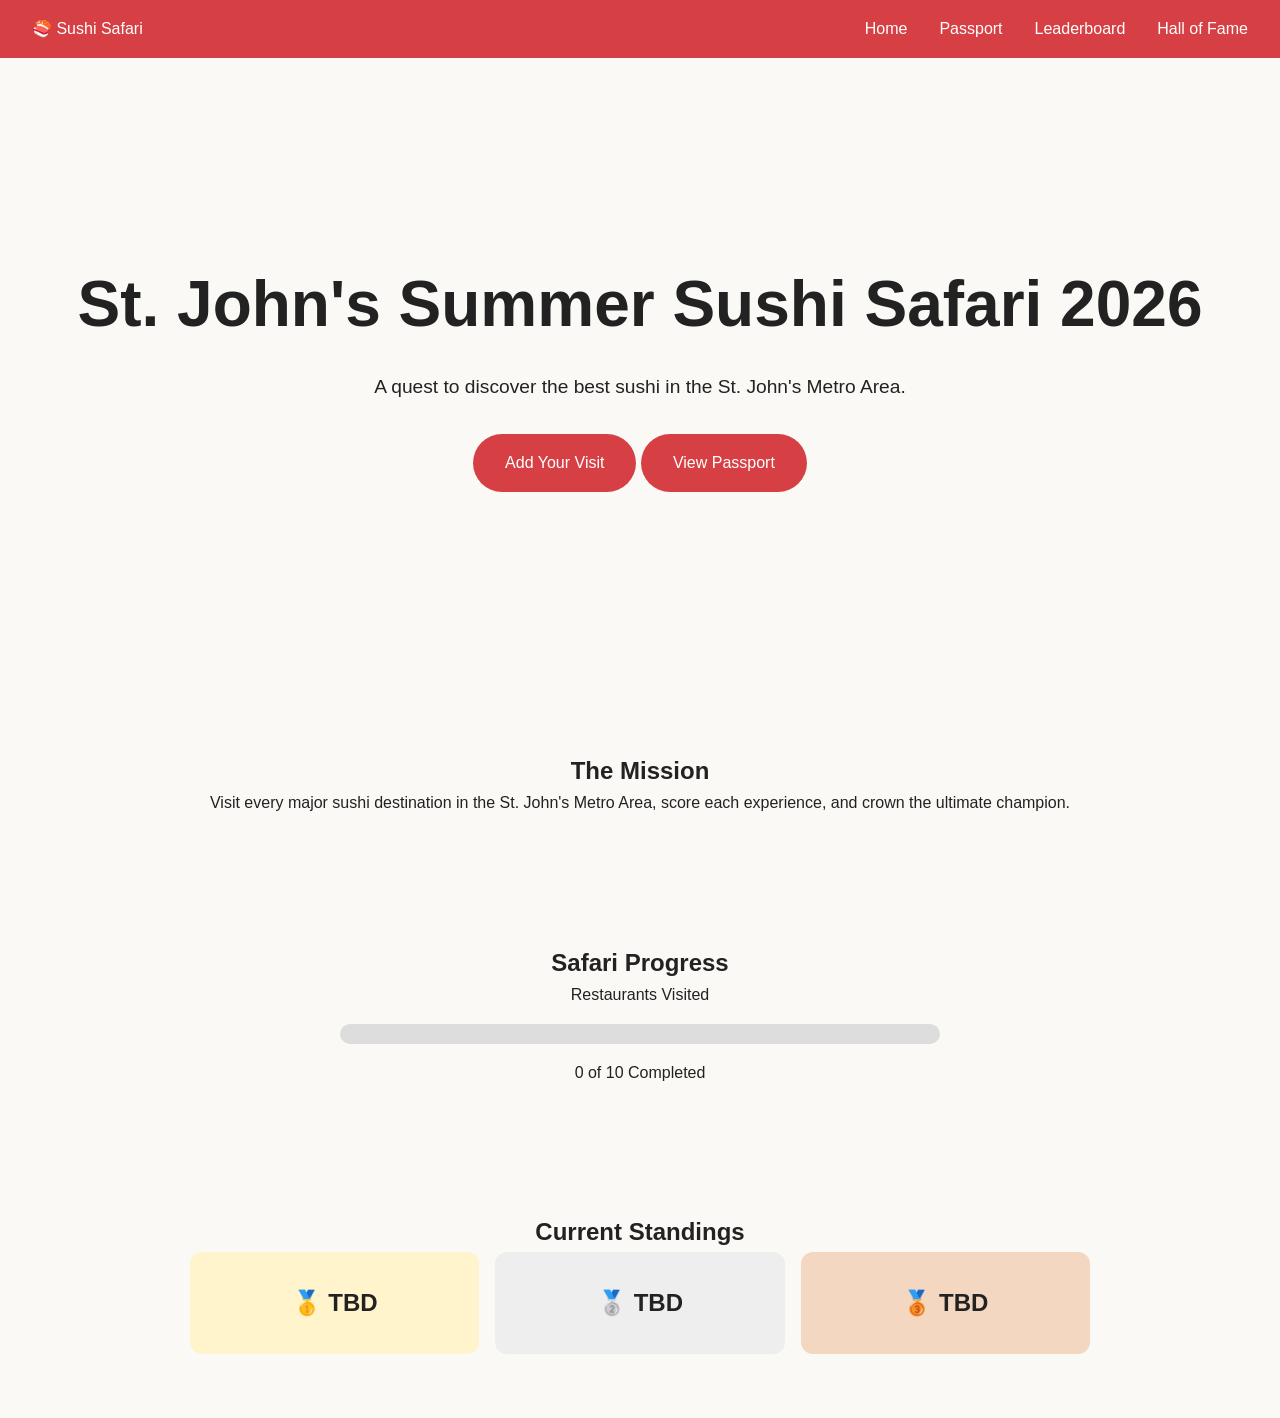
<file: index.html>
<!DOCTYPE html>
<html lang="en">

<head>
    <meta charset="UTF-8">
    <meta name="viewport" content="width=device-width, initial-scale=1.0">
    <title>Summer Sushi Safari 2026</title>
    <link rel="stylesheet" href="css/home.css">
</head>

<body>

    <header>
        <nav>
            <div class="logo">🍣 Sushi Safari</div>

            <ul>
                <li><a href="index.html">Home</a></li>
                <li><a href="passport-v2.html">Passport</a></li>
                <li><a href="#">Leaderboard</a></li>
                <li><a href="#">Hall of Fame</a></li>
            </ul>
        </nav>
    </header>

    <main>

        <section class="hero">

            <div class="hero-content">
                <h1>St. John's Summer Sushi Safari 2026</h1>

                <p class="tagline">
                    A quest to discover the best sushi in the
                    St. John's Metro Area.
                </p>
                <a href="log-entry.html" class="btn">
                    Add Your Visit
                </a>
                <a href="passport-v2.html" class="btn">
                    View Passport
                </a>
            </div>

        </section>

        <section class="mission">

            <h2>The Mission</h2>

            <p>
                Visit every major sushi destination in the St. John's Metro Area,
                score each experience, and crown the ultimate champion.
            </p>

        </section>

        <section class="stats">

            <h2>Safari Progress</h2>

            <div class="progress-card">

                <span>Restaurants Visited</span>

                <div class="progress-bar">
                    <div class="progress-fill"></div>
                </div>

                <p>0 of 10 Completed</p>

            </div>

        </section>

        <section class="leaderboard-preview">

            <h2>Current Standings</h2>

            <div class="leaderboard-grid">

                <div class="leader-card gold">
                    🥇 TBD
                </div>

                <div class="leader-card silver">
                    🥈 TBD
                </div>

                <div class="leader-card bronze">
                    🥉 TBD
                </div>

            </div>

        </section>

    </main>

</body>

</html>
</file>
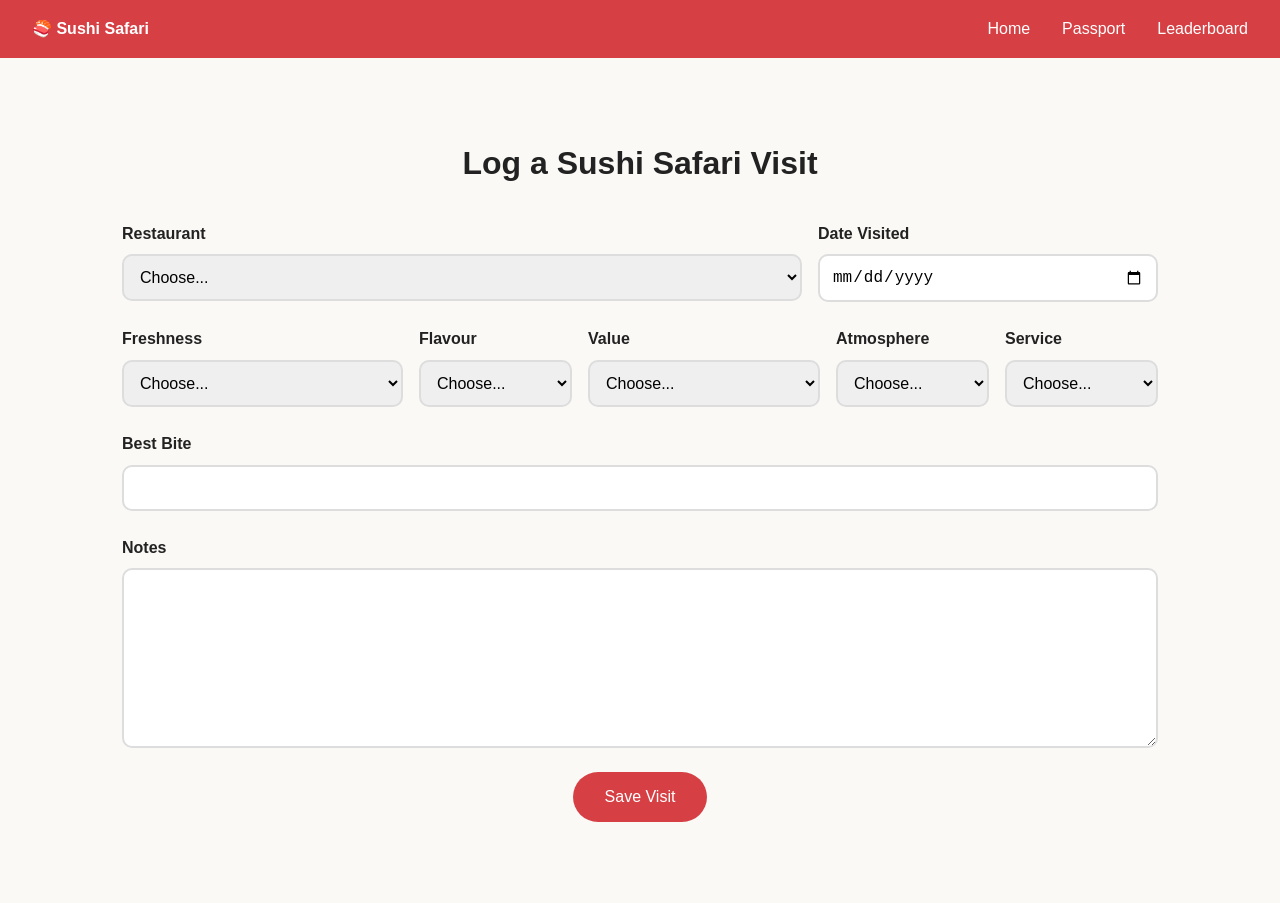
<file: log-entry.html>
<!DOCTYPE html>

<html lang="en">
<head>
    <meta charset="UTF-8">
    <meta name="viewport" content="width=device-width, initial-scale=1.0">
    <title>Log a Sushi Visit</title>
    <link rel="stylesheet" href="css/styles.css">
</head>
<body class="log-entry">

<header>
    <nav>
        <div class="logo">🍣 Sushi Safari</div>


    <ul>
        <li><a href="index.html">Home</a></li>
        <li><a href="passport.html">Passport</a></li>
        <li><a href="leaderboard.html">Leaderboard</a></li>
    </ul>
</nav>


</header>

<main class="form-container">


<h1>Log a Sushi Safari Visit</h1>

<form id="visitForm" class="safari-form">

    <div class="form-row two-column">

        <div class="form-group">
            <label for="restaurant">Restaurant</label>
            <select id="restaurant" required>
            <option value="">Choose...</option>
            <option>Sushi Island</option>
            <option>Sun Sushi</option>
            <option>O Sushi</option>
            <option>Kuma Bento</option>
            <option>The Rock Steakhouse</option>
            <option>Sushi & Noodle Nami Express (Churchill Square)</option>
            <option>Moxies</option>
            <option>Grotto</option>
            <option>Green Mango</option>
            <option>Asian Cafe</option>
            <option>Basho</option>
            <option>Sushi Maki</option>
            <option>Ocean Sushi</option>

            </select>
        </div>

        <div class="form-group">
            <label for="visitDate">Date Visited</label>
            <input type="date" id="visitDate" required>
        </div>

    </div>

    <div class="form-row score-grid">

    <div class="form-group">
        <label for="freshness">Freshness</label>
        <select id="freshness" required>
            <option value="">Choose...</option>
            <option value="1">1 - 🍣</option>
            <option value="2">2 - 🍣🍣</option>
            <option value="3">3 - 🍣🍣🍣</option>
            <option value="4">4 - 🍣🍣🍣🍣</option>
            <option value="5">5 - 🍣🍣🍣🍣🍣</option>
            <option value="6">6 - 🍣🍣🍣🍣🍣🍣</option>
            <option value="7">7 - 🍣🍣🍣🍣🍣🍣🍣</option>
            <option value="8">8 - 🍣🍣🍣🍣🍣🍣🍣🍣</option>
            <option value="9">9 - 🍣🍣🍣🍣🍣🍣🍣🍣🍣</option>
            <option value="10">10 - 🍣🍣🍣🍣🍣🍣🍣🍣🍣🍣</option>
        </select>
  
    </div>

        <div class="form-group">
            <label for="flavor">Flavour</label>
            <select id="flavor" required>
                <option value="">Choose...</option>
                <option value="1">1 - 😖</option>
                <option value="2">2 - 😕</option>
                <option value="3">3 - 😐</option>
                <option value="4">4 - 🙂</option>
                <option value="5">5 - 😋</option>
                <option value="6">6 - 🤤</option>
                <option value="7">7 - 🤩</option>
                <option value="8">8 - 🥳</option>
                <option value="9">9 - 🤯</option>
                <option value="10">10 - 👑</option>
            </select>
            
        </div>

        <div class="form-group">
            <label for="value">Value</label>
            <select id="value" required>
                <option value="">Choose...</option>
                <option value="1">1 - 💸</option>
                <option value="2">2 - 🪙</option>
                <option value="3">3 - 🪙🪙</option>
                <option value="4">4 - 🪙🪙🪙</option>
                <option value="5">5 - 🪙🪙🪙🪙</option>
                <option value="6">6 - 🪙🪙🪙🪙🪙</option>
                <option value="7">7 - 🪙🪙🪙🪙🪙🪙</option>
                <option value="8">8 - 🪙🪙🪙🪙🪙🪙🪙</option>
                <option value="9">9 - 🪙🪙🪙🪙🪙🪙🪙🪙</option>
                <option value="10">10 - 🤑</option>
            </select>
            
        </div>

        <div class="form-group">
            <label for="atmosphere">Atmosphere</label>
            <select id="atmosphere" required>
                <option value="">Choose...</option>
                <option value="1">1 - 🥶</option>
                <option value="2">2 - ❄️</option>
                <option value="3">3 - 🧊</option>
                <option value="4">4 - 🌬️</option>
                <option value="5">5 - 🍣</option>
                <option value="6">6 - 🌊</option>
                <option value="7">7 - 🐟</option>
                <option value="8">8 - 🦐</option>
                <option value="9">9 - 🦑</option>
                <option value="10">10 - 🐠</option>
            </select>
            
        </div>

        <div class="form-group">
            <label for="service">Service</label>
            <select id="service" required>
                <option value="">Choose...</option>
                <option value="1">1 - 😖</option>
                <option value="2">2 - 😕</option>
                <option value="3">3 - 😐</option>
                <option value="4">4 - 🙂</option>
                <option value="5">5 - 😋</option>
                <option value="6">6 - 🤤</option>
                <option value="7">7 - 🤩</option>
                <option value="8">8 - 🥳</option>
                <option value="9">9 - 🤯</option>
                <option value="10">10 - 👑</option>
            </select>
            
        </div>
        </div>

    </div>

    <div class="form-row">
        <div class="form-group full-width">
            <label for="bestBite">Best Bite</label>
            <input type="text" id="bestBite">
        </div>
    </div>

    <div class="form-row">
        <div class="form-group full-width">
            <label for="notes">Notes</label>
            <textarea id="notes"></textarea>
        </div>
    </div>

    <button type="submit" class="save-btn">
        Save Visit
    </button>

</form>


</main>

<script src="js/safari.js"></script>

</body>
</html>
</file>
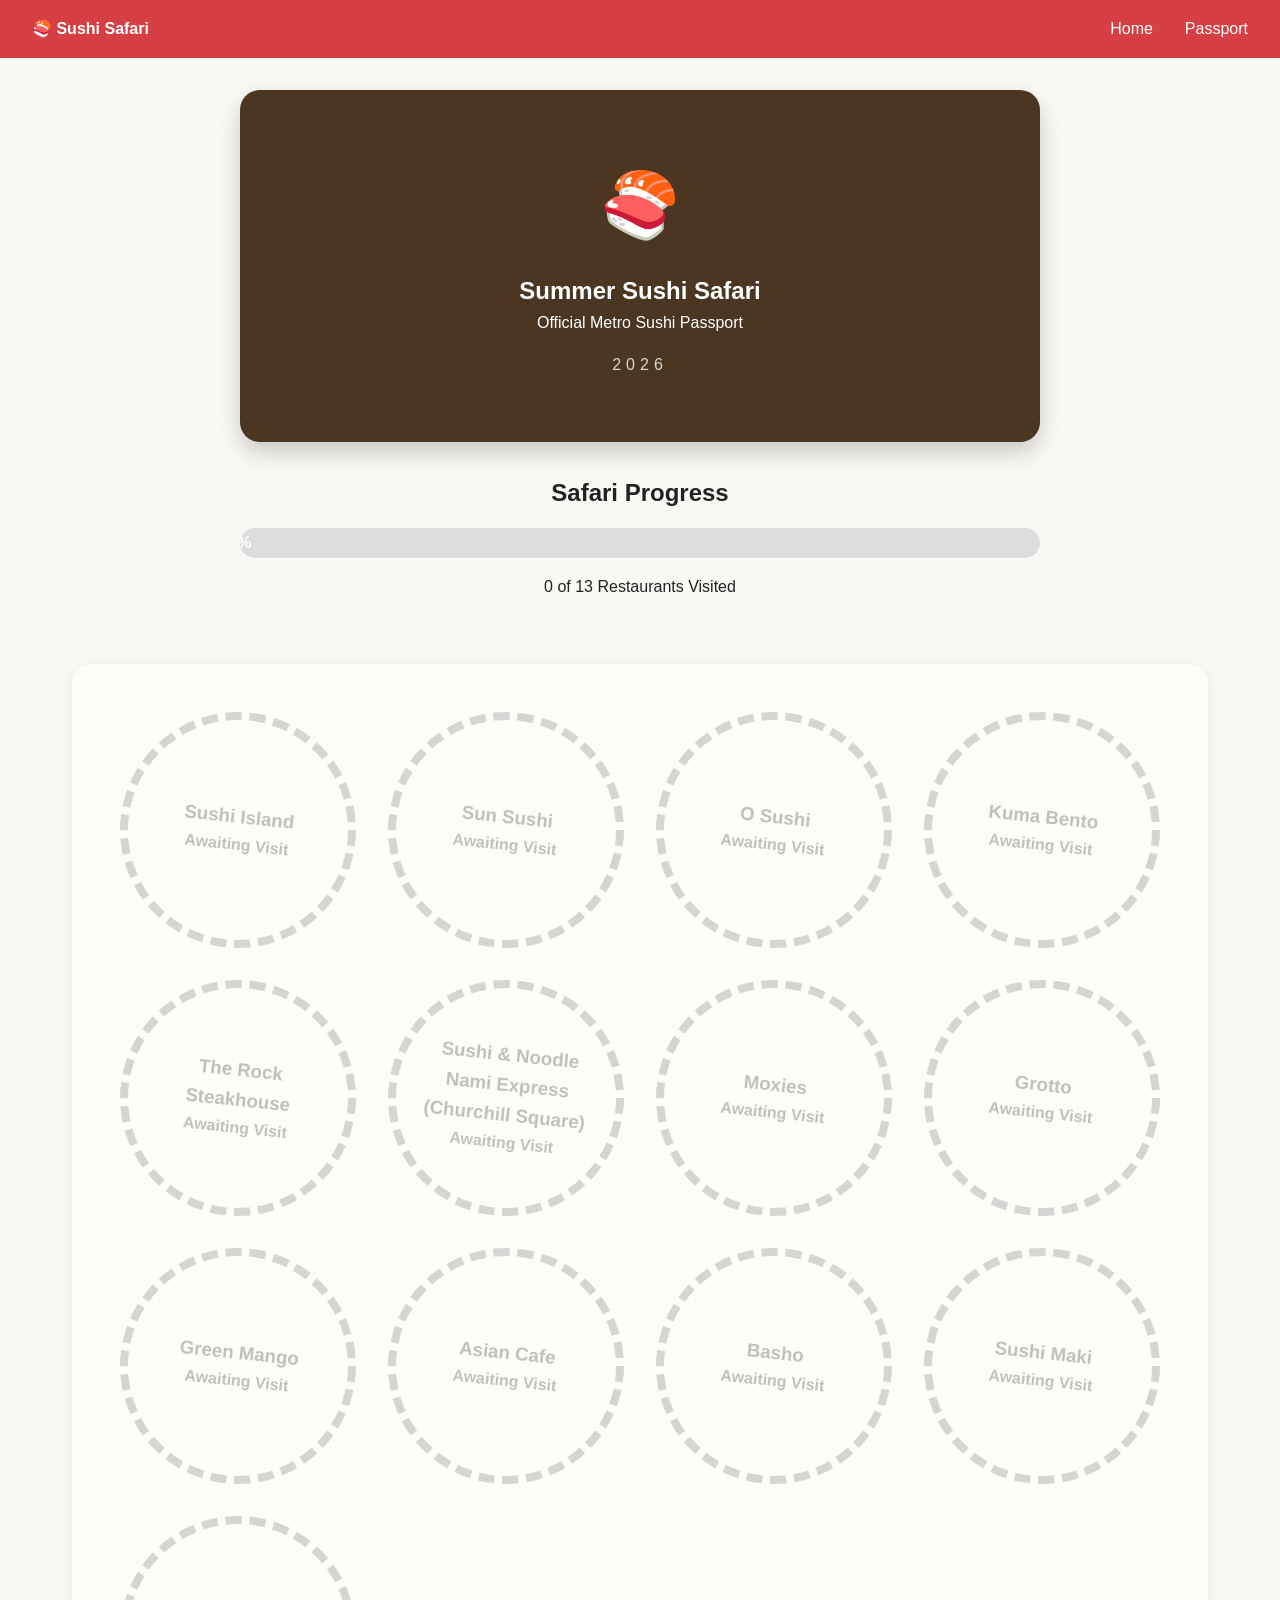
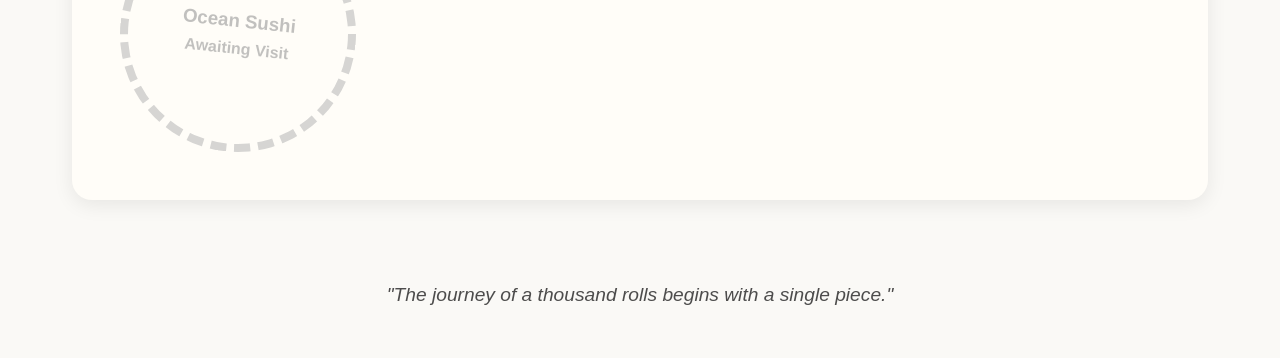
<file: passport-v2.html>
<!DOCTYPE html>
<html lang="en">

<head>
    <meta charset="UTF-8">
    <meta name="viewport" content="width=device-width, initial-scale=1.0">
    <title>Sushi Safari Passport</title>
    <link rel="stylesheet" href="css/styles.css">
</head>

<body>

<header>
    <nav>
        <div class="logo">🍣 Sushi Safari</div>

        <ul>
            <li><a href="index.html">Home</a></li>
            <li><a href="passport.html">Passport</a></li>
        </ul>
    </nav>
</header>

<main>

    <!-- COVER -->
    <section class="passport-cover">

        <div class="passport-emblem">🍣</div>

        <h1>Summer Sushi Safari</h1>

        <p>Official Metro Sushi Passport</p>

        <span class="passport-year">2026</span>

    </section>

    <!-- PROGRESS -->
    <section class="passport-progress">

        <h2>Safari Progress</h2>

        <div class="passport-progress-bar">
            <div class="passport-progress-fill">7.14%</div>
        </div>

        <p>1 of 14 Restaurants Visited</p>

    </section>

    <!-- STAMPS -->
    <section class="passport-book">

    <section class="passport-page" id="passportGrid">
    </section>
    </section>

    <!-- MOTTO -->
    <section class="passport-motto">

        <blockquote>
            "The journey of a thousand rolls begins with a single piece."
        </blockquote>

    </section>

</main>
<script src="js/safari.js"></script>
</body>

</html>
</file>
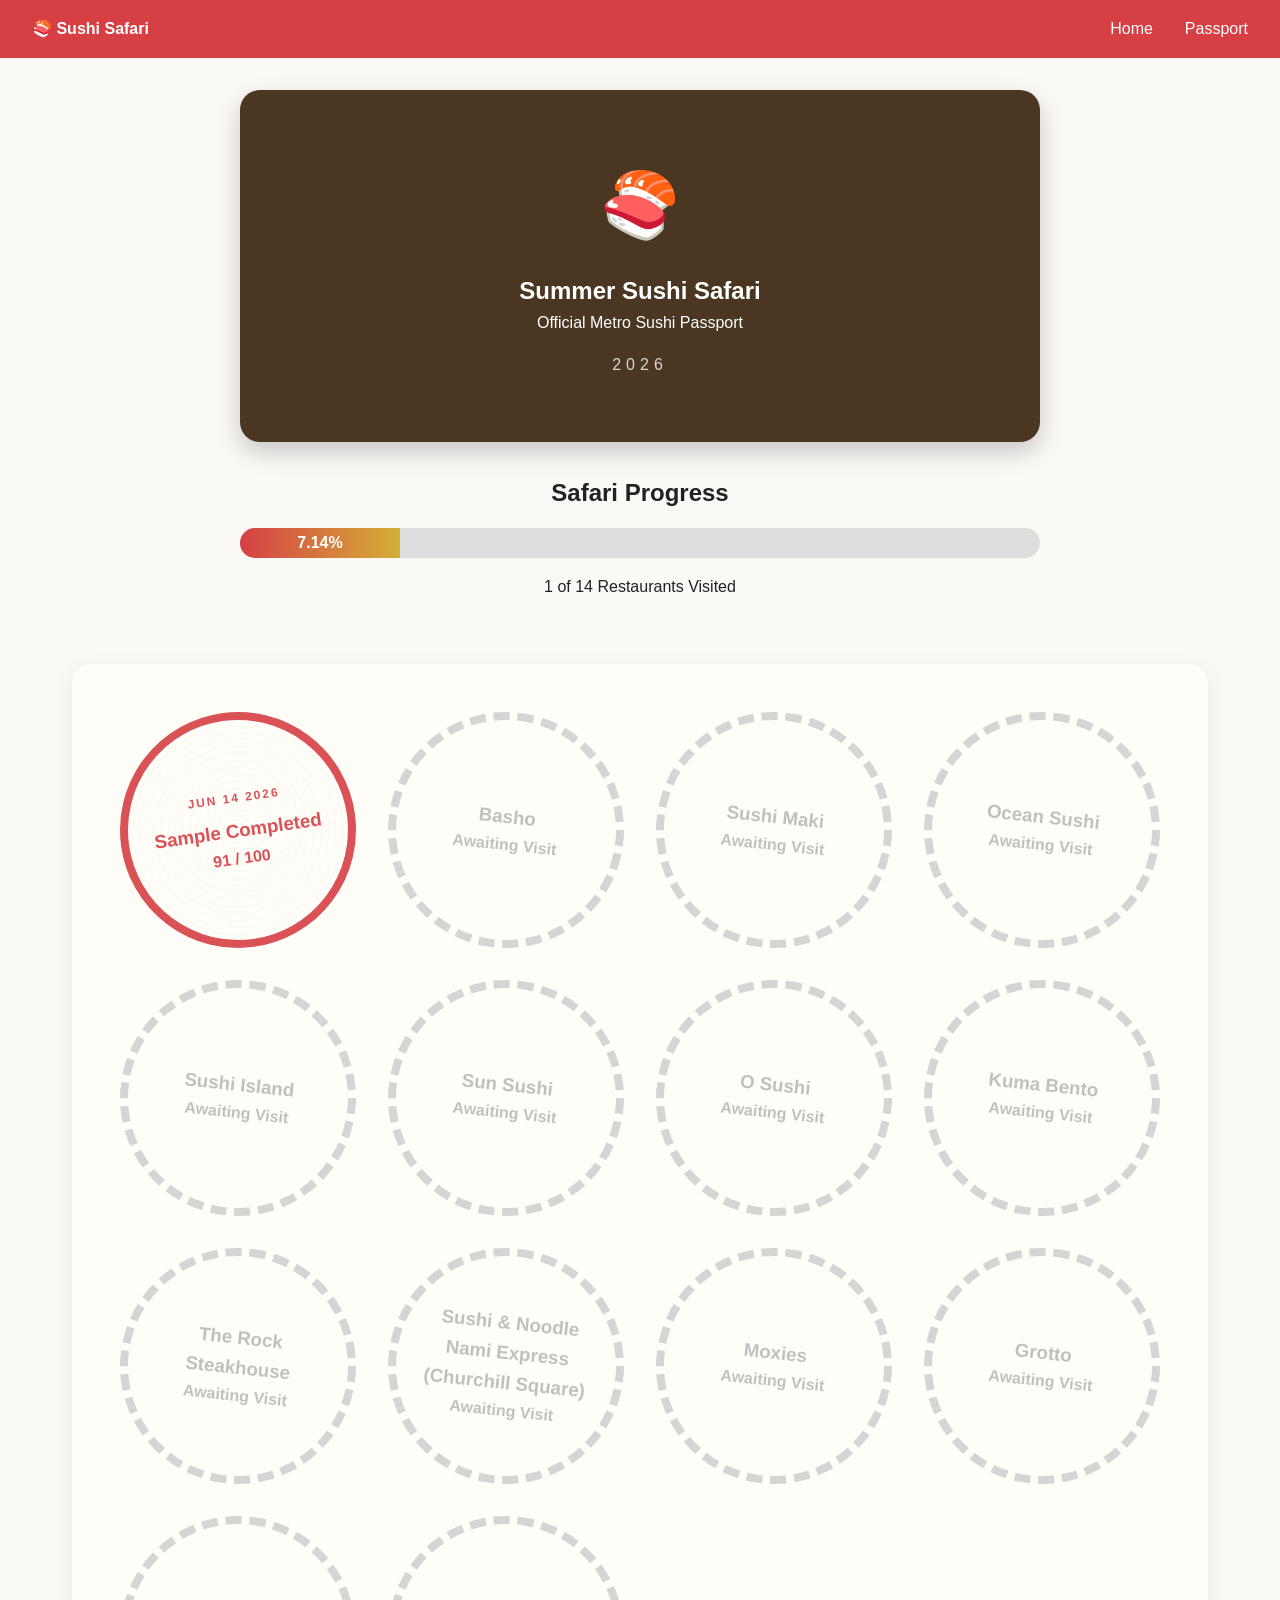
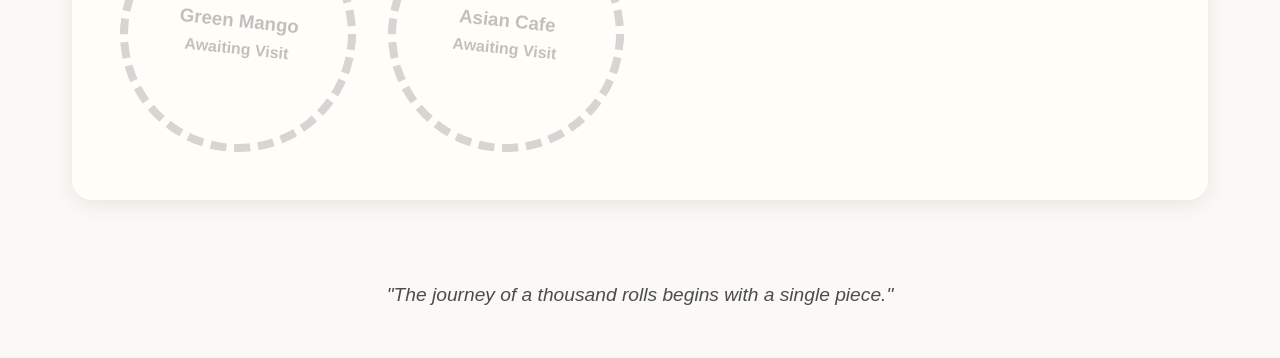
<file: passport.html>
<!DOCTYPE html>
<html lang="en">

<head>
    <meta charset="UTF-8">
    <meta name="viewport" content="width=device-width, initial-scale=1.0">
    <title>Sushi Safari Passport</title>
    <link rel="stylesheet" href="css/styles.css">
</head>

<body>

<header>
    <nav>
        <div class="logo">🍣 Sushi Safari</div>

        <ul>
            <li><a href="index.html">Home</a></li>
            <li><a href="passport.html">Passport</a></li>
        </ul>
    </nav>
</header>

<main>

    <!-- COVER -->
    <section class="passport-cover">

        <div class="passport-emblem">🍣</div>

        <h1>Summer Sushi Safari</h1>

        <p>Official Metro Sushi Passport</p>

        <span class="passport-year">2026</span>

    </section>

    <!-- PROGRESS -->
    <section class="passport-progress">

        <h2>Safari Progress</h2>

        <div class="passport-progress-bar">
            <div class="passport-progress-fill">7.14%</div>
        </div>

        <p>1 of 14 Restaurants Visited</p>

    </section>

    <!-- STAMPS -->
    <section class="passport-book">

        <div class="passport-page">
            <!-- Completed sample -->
            <div class="stamp completed">
                <span class="stamp-date">JUN 14 2026</span>
                <h3>Sample Completed</h3>
                <p>91 / 100</p>
            </div>

            <div class="stamp pending">
                <h3>Basho</h3>
                <p>Awaiting Visit</p>   
            </div>

            <div class="stamp pending">
                <h3>Sushi Maki</h3>
                <p>Awaiting Visit</p>
            </div>

            <div class="stamp pending">
                <h3>Ocean Sushi</h3>
                <p>Awaiting Visit</p>
            </div>

            <div class="stamp pending">
                <h3>Sushi Island</h3>
                <p>Awaiting Visit</p>
            </div>

            <div class="stamp pending">
                <h3>Sun Sushi</h3>
                <p>Awaiting Visit</p>
            </div>

            <div class="stamp pending">
                <h3>O Sushi</h3>
                <p>Awaiting Visit</p>
            </div>

            <div class="stamp pending">
                <h3>Kuma Bento</h3>
                <p>Awaiting Visit</p>
            </div>

            <div class="stamp pending">
                <h3>The Rock Steakhouse</h3>
                <p>Awaiting Visit</p>
            </div>

            <div class="stamp pending">
                <h3>Sushi & Noodle Nami Express (Churchill Square)</h3>
                <p>Awaiting Visit</p>
            </div>
            
            <div class="stamp pending">
                <h3>Moxies</h3>
                <p>Awaiting Visit</p>
            </div>

            <div class="stamp pending">
                <h3>Grotto</h3>
                <p>Awaiting Visit</p>
            </div>

            <div class="stamp pending">
                <h3>Green Mango</h3>
                <p>Awaiting Visit</p>
            </div>

            <div class="stamp pending">
                <h3>Asian Cafe</h3>
                <p>Awaiting Visit</p>
            </div>
        </div>

    </section>

    <!-- MOTTO -->
    <section class="passport-motto">

        <blockquote>
            "The journey of a thousand rolls begins with a single piece."
        </blockquote>

    </section>

</main>

</body>

</html>
</file>
<file: css/home.css>
:root {
    --sushi-red: #d64045;
    --soy-brown: #4b3621;
    --rice-white: #faf9f6;
    --seaweed-green: #35524a;
    --gold: #d4af37;
}

* {
    margin: 0;
    padding: 0;
    box-sizing: border-box;
}

body {
    font-family: "Segoe UI", sans-serif;
    background: var(--rice-white);
    color: #222;
    line-height: 1.6;
}

nav {
    background: var(--sushi-red);
    color: white;
    display: flex;
    justify-content: space-between;
    padding: 1rem 2rem;
}

nav ul {
    display: flex;
    list-style: none;
    gap: 2rem;
}

nav a {
    color: white;
    text-decoration: none;
}

.hero {
    min-height: 70vh;
    display: flex;
    align-items: center;
    justify-content: center;
    text-align: center;
    padding: 3rem;
}

.hero-content h1 {
    font-size: 4rem;
    margin-bottom: 1rem;
}

.tagline {
    max-width: 700px;
    margin: auto;
    font-size: 1.2rem;
}

.btn {
    display: inline-block;
    margin-top: 2rem;
    background: var(--sushi-red);
    color: white;
    padding: 1rem 2rem;
    border-radius: 999px;
    text-decoration: none;
}

.mission,
.stats,
.leaderboard-preview,
.passport-header {
    padding: 4rem 2rem;
    text-align: center;
}

.progress-card {
    max-width: 600px;
    margin: auto;
}

.progress-bar {
    height: 20px;
    background: #ddd;
    border-radius: 10px;
    overflow: hidden;
    margin: 1rem 0;
}

.progress-fill {
    width: 0%;
    height: 100%;
    background: var(--seaweed-green);
}

.leaderboard-grid {
    display: grid;
    grid-template-columns: repeat(auto-fit,minmax(200px,1fr));
    gap: 1rem;
    max-width: 900px;
    margin: auto;
}

.leader-card {
    padding: 2rem;
    border-radius: 12px;
    font-size: 1.5rem;
    font-weight: bold;
}

.gold { background: #fff4cc; }
.silver { background: #eeeeee; }
.bronze { background: #f4d7c1; }

.passport-grid {
    max-width: 1200px;
    margin: auto;
    padding: 2rem;
    display: grid;
    grid-template-columns: repeat(auto-fit,minmax(220px,1fr));
    gap: 2rem;
}

.stamp {
    border: 4px dashed var(--sushi-red);
    padding: 2rem;
    text-align: center;
    border-radius: 20px;
    background: white;
    transition: 0.3s;
}

.stamp:hover {
    transform: translateY(-5px);
}

.pending {
    opacity: 0.7;
}
</file>
<file: css/styles.css>
:root {
    --sushi-red: #d64045;
    --soy-brown: #4b3621;
    --rice-white: #faf9f6;
    --seaweed-green: #35524a;
    --gold: #d4af37;
    --text-dark: #222;
}

/* RESET */
* {
    margin: 0;
    padding: 0;
    box-sizing: border-box;
}

body {
    font-family: "Segoe UI", sans-serif;
    background: var(--rice-white);
    color: var(--text-dark);
    line-height: 1.6;
}

/* NAV */
nav {
    background: var(--sushi-red);
    color: white;
    display: flex;
    justify-content: space-between;
    padding: 1rem 2rem;
}

nav ul {
    display: flex;
    list-style: none;
    gap: 2rem;
}

nav a {
    color: white;
    text-decoration: none;
}

.logo {
    font-weight: bold;
}

/* =========================
   PASSPORT COVER
========================= */

.passport-cover {
    background: var(--soy-brown);
    color: white;
    max-width: 800px;
    margin: 2rem auto;
    padding: 4rem 2rem;
    border-radius: 20px;
    text-align: center;
    box-shadow: 0 10px 25px rgba(0,0,0,.2);
}

.passport-emblem {
    font-size: 4rem;
    margin-bottom: 1rem;
}

.passport-year {
    display: inline-block;
    margin-top: 1rem;
    letter-spacing: 5px;
    opacity: 0.8;
}

/* =========================
   PROGRESS BAR
========================= */

.passport-progress {
    max-width: 800px;
    margin: 2rem auto;
    text-align: center;
}

.passport-progress-bar {
    background: #ddd;
    border-radius: 50px;
    overflow: hidden;
    height: 30px;
    margin: 1rem 0;
}

.passport-progress-fill {
    background: linear-gradient(
        90deg,
        var(--sushi-red),
        var(--gold)
    );
    height: 100%;
    width: 20%;
    color: white;
    display: flex;
    justify-content: center;
    align-items: center;
    font-weight: bold;
}

/* =========================
   PASSPORT BOOK
========================= */

.passport-book {
    max-width: 1200px;
    margin: auto;
    padding: 2rem;
}

.passport-page {
    background: #fffdf8;
    border-radius: 20px;
    padding: 3rem;

    display: grid;
    grid-template-columns: repeat(auto-fit, minmax(220px, 1fr));
    gap: 2rem;

    box-shadow: 0 5px 20px rgba(0,0,0,.08);
}

/* =========================
   STAMPS
========================= */

.stamp {
    aspect-ratio: 1;

    display: flex;
    flex-direction: column;
    justify-content: center;
    align-items: center;

    text-align: center;

    border-radius: 50%;

    font-weight: bold;

    position: relative;

    transform: rotate(-8deg);

    transition: 0.3s ease;
    padding: 1rem;
}

.stamp:hover {
    transform: rotate(0deg) scale(1.05);
}

/* COMPLETED STAMP */
.completed {
    border: 8px solid var(--sushi-red);
    color: var(--sushi-red);

    background: repeating-radial-gradient(
        circle,
        transparent,
        transparent 6px,
        rgba(214,64,69,.05) 7px
    );

    opacity: 0.9;
}

/* PENDING STAMP */
.pending {
    border: 8px dashed #bbb;
    color: #999;
    transform: rotate(6deg);
    opacity: 0.6;
}

/* DATE */
.stamp-date {
    font-size: 0.75rem;
    letter-spacing: 2px;
    margin-bottom: 0.5rem;
}

/* =========================
   MOTTO
========================= */

.passport-motto {
    text-align: center;
    padding: 3rem 2rem;
    font-style: italic;
    opacity: 0.8;
}

.passport-motto blockquote {
    font-size: 1.2rem;
}
/* =========================
   LOG ENTRY PAGE
========================= */

.log-entry h1 {
    text-align: center;
    margin-bottom: 2rem;
}

.form-container {
    max-width: 1100px;
    margin: 3rem auto;
    padding: 2rem;
}

.safari-form {
    display: flex;
    flex-direction: column;
    gap: 1.5rem;
}

.form-row {
    width: 100%;
}

.two-column {
    display: grid;
    grid-template-columns: 2fr 1fr;
    gap: 1rem;
}

.score-grid {
    display: grid;
    grid-template-columns: repeat(5, 1fr);
    gap: 1rem;
}

.form-group {
    display: flex;
    flex-direction: column;
}

.form-group label {
    margin-bottom: .5rem;
    font-weight: 600;
}

.form-group input,
.form-group select,
.form-group textarea {
    padding: .75rem;
    border: 2px solid #ddd;
    border-radius: 10px;
    font-size: 1rem;
}

.form-group textarea {
    min-height: 180px;
    resize: vertical;
}

.full-width {
    width: 100%;
}

.save-btn {
    align-self: center;
    padding: 1rem 2rem;
    border: none;
    border-radius: 50px;
    background: var(--sushi-red);
    color: white;
    font-size: 1rem;
    cursor: pointer;
    transition: .3s;
}

.save-btn:hover {
    transform: translateY(-2px);
}

/* MOBILE */

@media (max-width: 768px) {

    .two-column {
        grid-template-columns: 1fr;
    }

    .score-grid {
        grid-template-columns: repeat(2, 1fr);
    }

}
</file>
